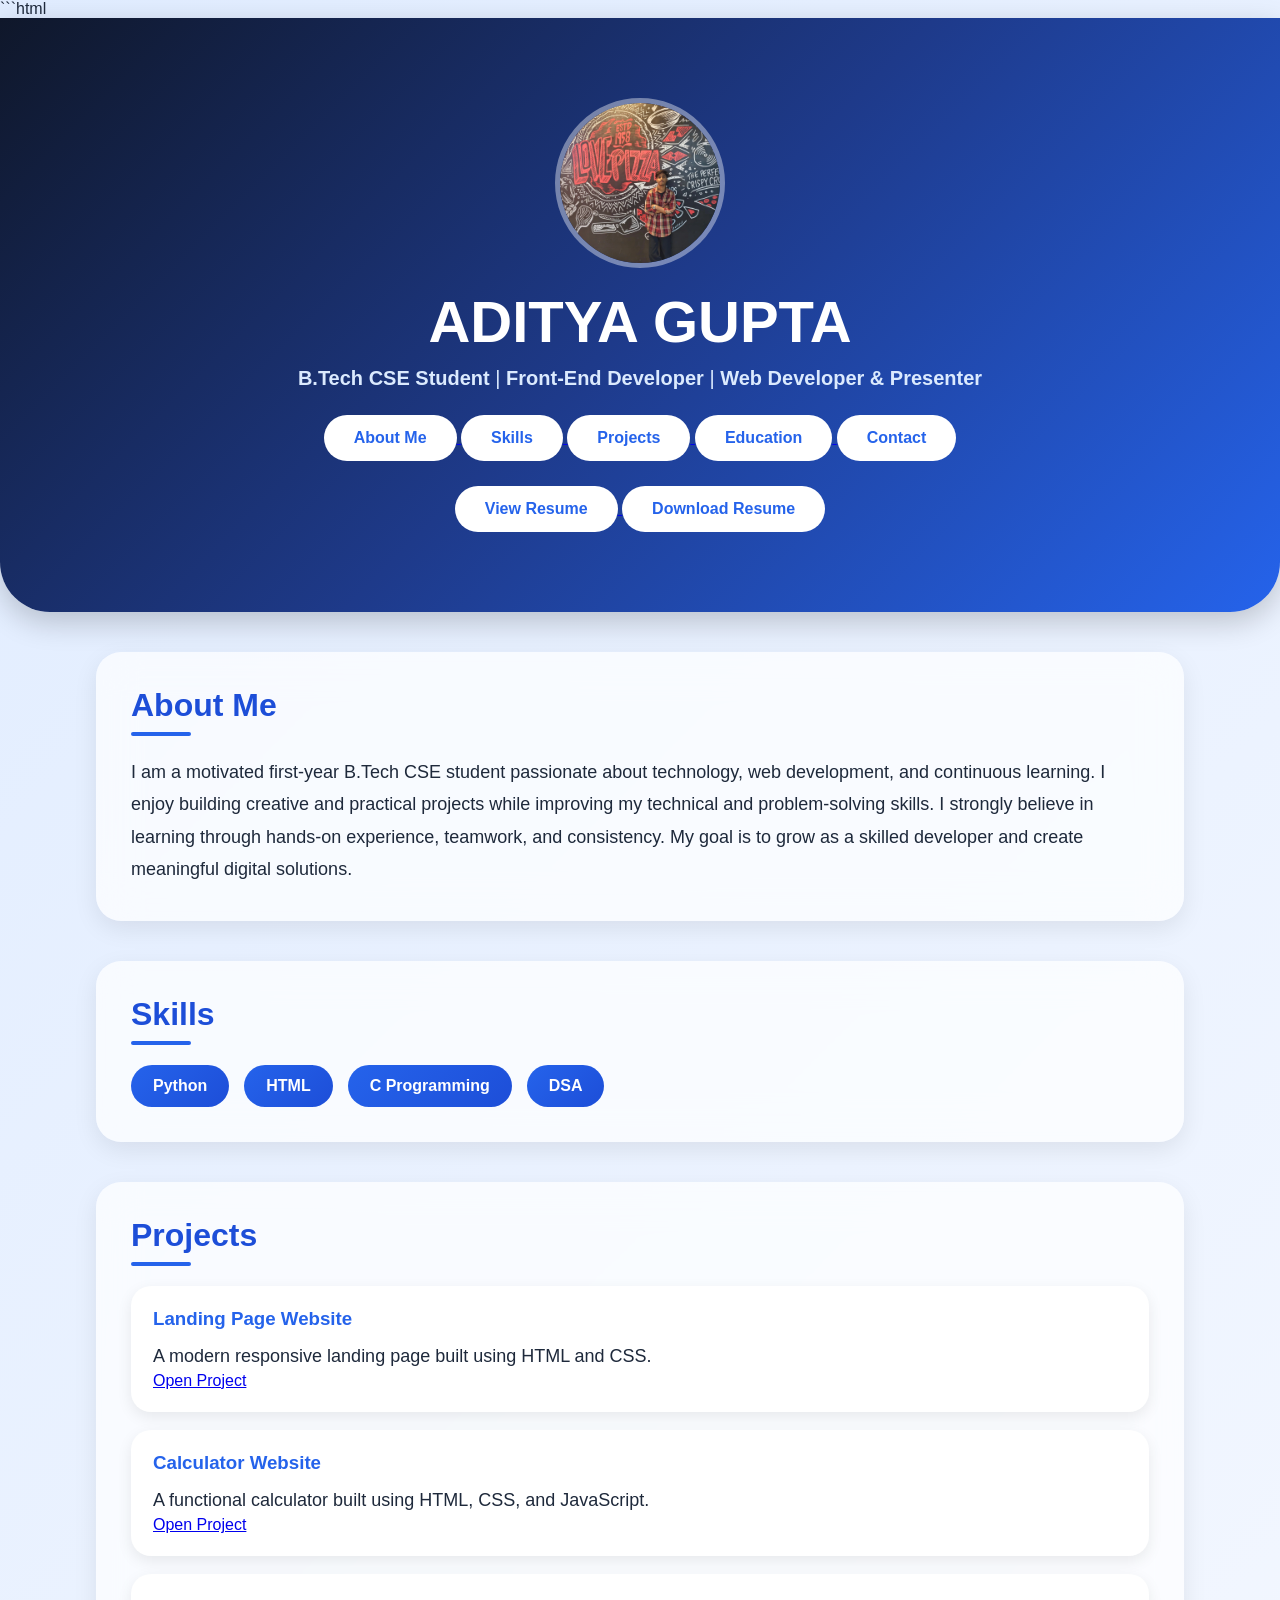
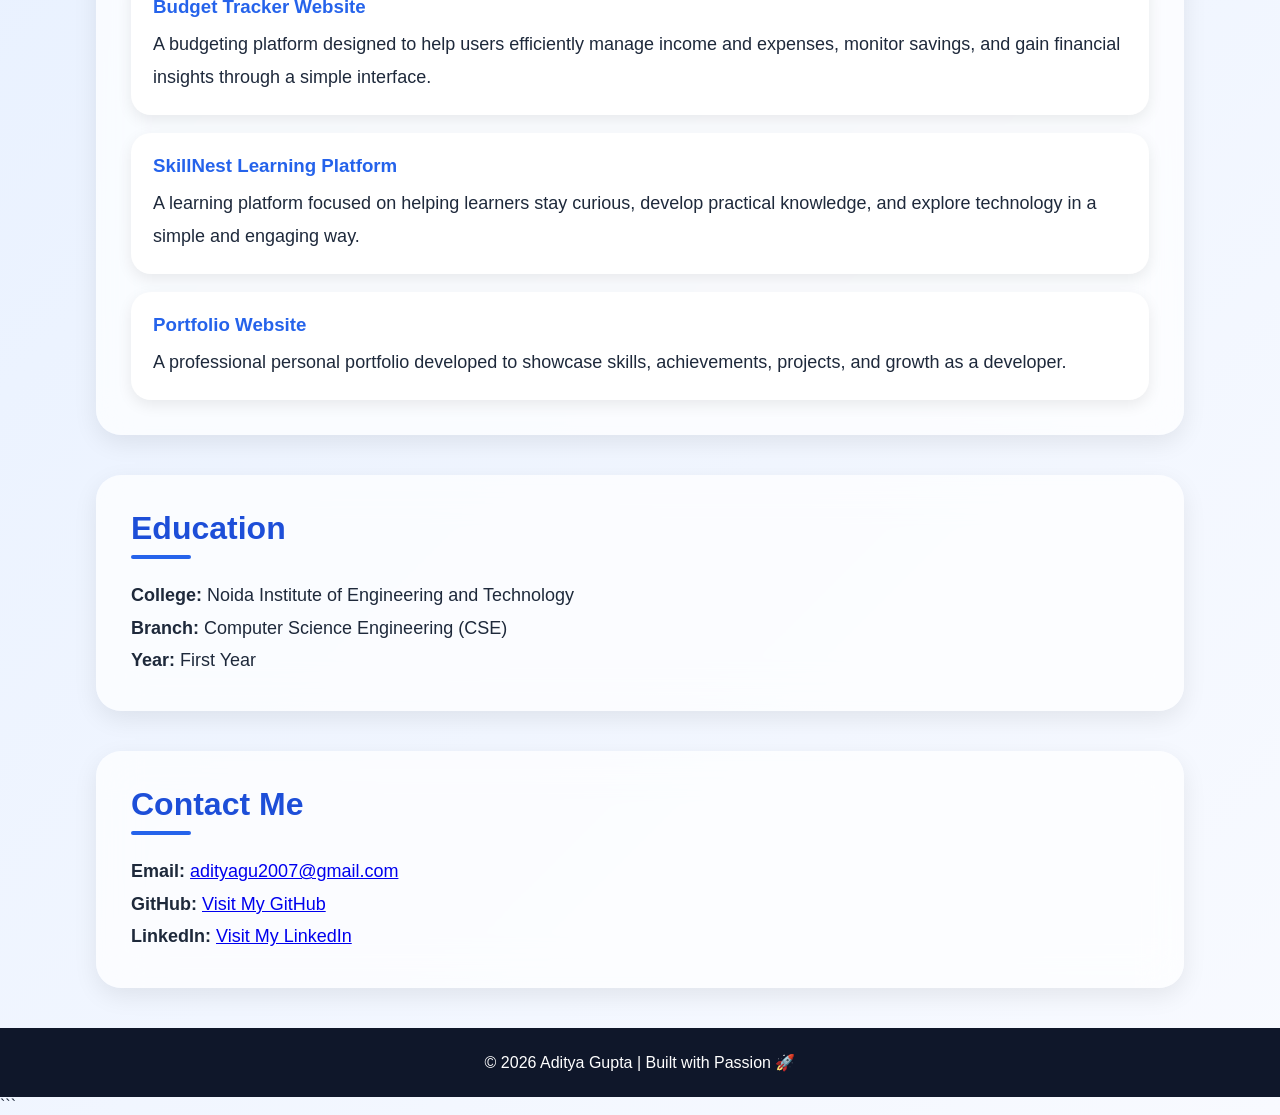
<file: index.html>
```html
<!DOCTYPE html>
<html lang="en">

<head>
    <meta charset="UTF-8">
    <meta name="viewport" content="width=device-width, initial-scale=1.0">
    <title>Aditya Gupta | Portfolio</title>

    <link rel="stylesheet" href="style.css">
</head>

<body>

    <!-- Header Section -->
    <header>

        <!-- Profile Photo -->
        <img src="profile.jpeg" alt="Profile Photo" class="profile-pic">

        <h1>ADITYA GUPTA</h1>

        <p class="tagline">
            <b>B.Tech CSE Student</b> |
            <b>Front-End Developer</b> |
            <b>Web Developer & Presenter</b>
        </p>

        <!-- Navigation Buttons -->
        <div class="buttons">

            <a href="#about">
                <button>About Me</button>
            </a>

            <a href="#skills">
                <button>Skills</button>
            </a>

            <a href="#projects">
                <button>Projects</button>
            </a>

            <a href="#education">
                <button>Education</button>
            </a>

            <a href="#contact">
                <button>Contact</button>
            </a>

        </div>

        <!-- Resume Buttons -->
        <div class="resume-buttons">

            <a href="resume.pdf.pdf" target="_blank">
                <button>View Resume</button>
            </a>

            <a href="resume.pdf.pdf" download>
                <button>Download Resume</button>
            </a>

        </div>

    </header>

    <!-- About Section -->
    <section id="about">

        <h2>About Me</h2>

        <p>
            I am a motivated first-year B.Tech CSE student passionate
            about technology, web development, and continuous learning.
            I enjoy building creative and practical projects while
            improving my technical and problem-solving skills.

            I strongly believe in learning through hands-on experience,
            teamwork, and consistency. My goal is to grow as a skilled
            developer and create meaningful digital solutions.
        </p>

    </section>

    <!-- Skills Section -->
    <section id="skills">

        <h2>Skills</h2>

        <div class="skills">

            <span>Python</span>
            <span>HTML</span>
            <span>C Programming</span>
            <span>DSA</span>

        </div>

    </section>

    <!-- Projects Section -->
<section id="projects">

    <h2>Projects</h2>
<!-- Landing Page Project -->
<div class="project-card">
    <h3>Landing Page Website</h3>
    <p>A modern responsive landing page built using HTML and CSS.</p>

    <a href="./Task%202/index.html"
       target="_blank"
       class="project-btn">
        Open Project
    </a>
</div>

<!-- Calculator Project -->
<div class="project-card">
    <h3>Calculator Website</h3>
    <p>A functional calculator built using HTML, CSS, and JavaScript.</p>

    <a href="./Task%203/index.html"
       target="_blank"
       class="project-btn">
        Open Project
    </a>
</div>
    <!-- Existing Project 1 -->
    <div class="project-card">

        <h3>Budget Tracker Website</h3>

        <p>
            A budgeting platform designed to help users efficiently
            manage income and expenses, monitor savings, and gain
            financial insights through a simple interface.
        </p>

    </div>

    <!-- Existing Project 2 -->
    <div class="project-card">

        <h3>SkillNest Learning Platform</h3>

        <p>
            A learning platform focused on helping learners stay
            curious, develop practical knowledge, and explore
            technology in a simple and engaging way.
        </p>

    </div>

    <!-- Existing Project 3 -->
    <div class="project-card">

        <h3>Portfolio Website</h3>

        <p>
            A professional personal portfolio developed to showcase
            skills, achievements, projects, and growth as a developer.
        </p>

    </div>

</section>
  

    <!-- Education Section -->
    <section id="education">

        <h2>Education</h2>

        <p>
            <b>College:</b>
            Noida Institute of Engineering and Technology
        </p>

        <p>
            <b>Branch:</b> Computer Science Engineering (CSE)
        </p>

        <p>
            <b>Year:</b> First Year
        </p>

    </section>

    <!-- Contact Section -->
    <section id="contact">

        <h2>Contact Me</h2>

        <p>
            <b>Email:</b>
            <a href="mailto:adityagu2007@gmail.com">
                adityagu2007@gmail.com
            </a>
        </p>

        <p>
            <b>GitHub:</b>
            <a href="https://github.com/adityagu2007-netiiiizen" target="_blank">
                Visit My GitHub
            </a>
        </p>

        <p>
            <b>LinkedIn:</b>
            <a href="https://www.linkedin.com/in/aditya-gupta-a87063392"
                target="_blank">
                Visit My LinkedIn
            </a>
        </p>

    </section>

    <!-- Footer -->
    <footer>

        <p>
            © 2026 Aditya Gupta | Built with Passion 🚀
        </p>

    </footer>

</body>

</html>
```
</file>
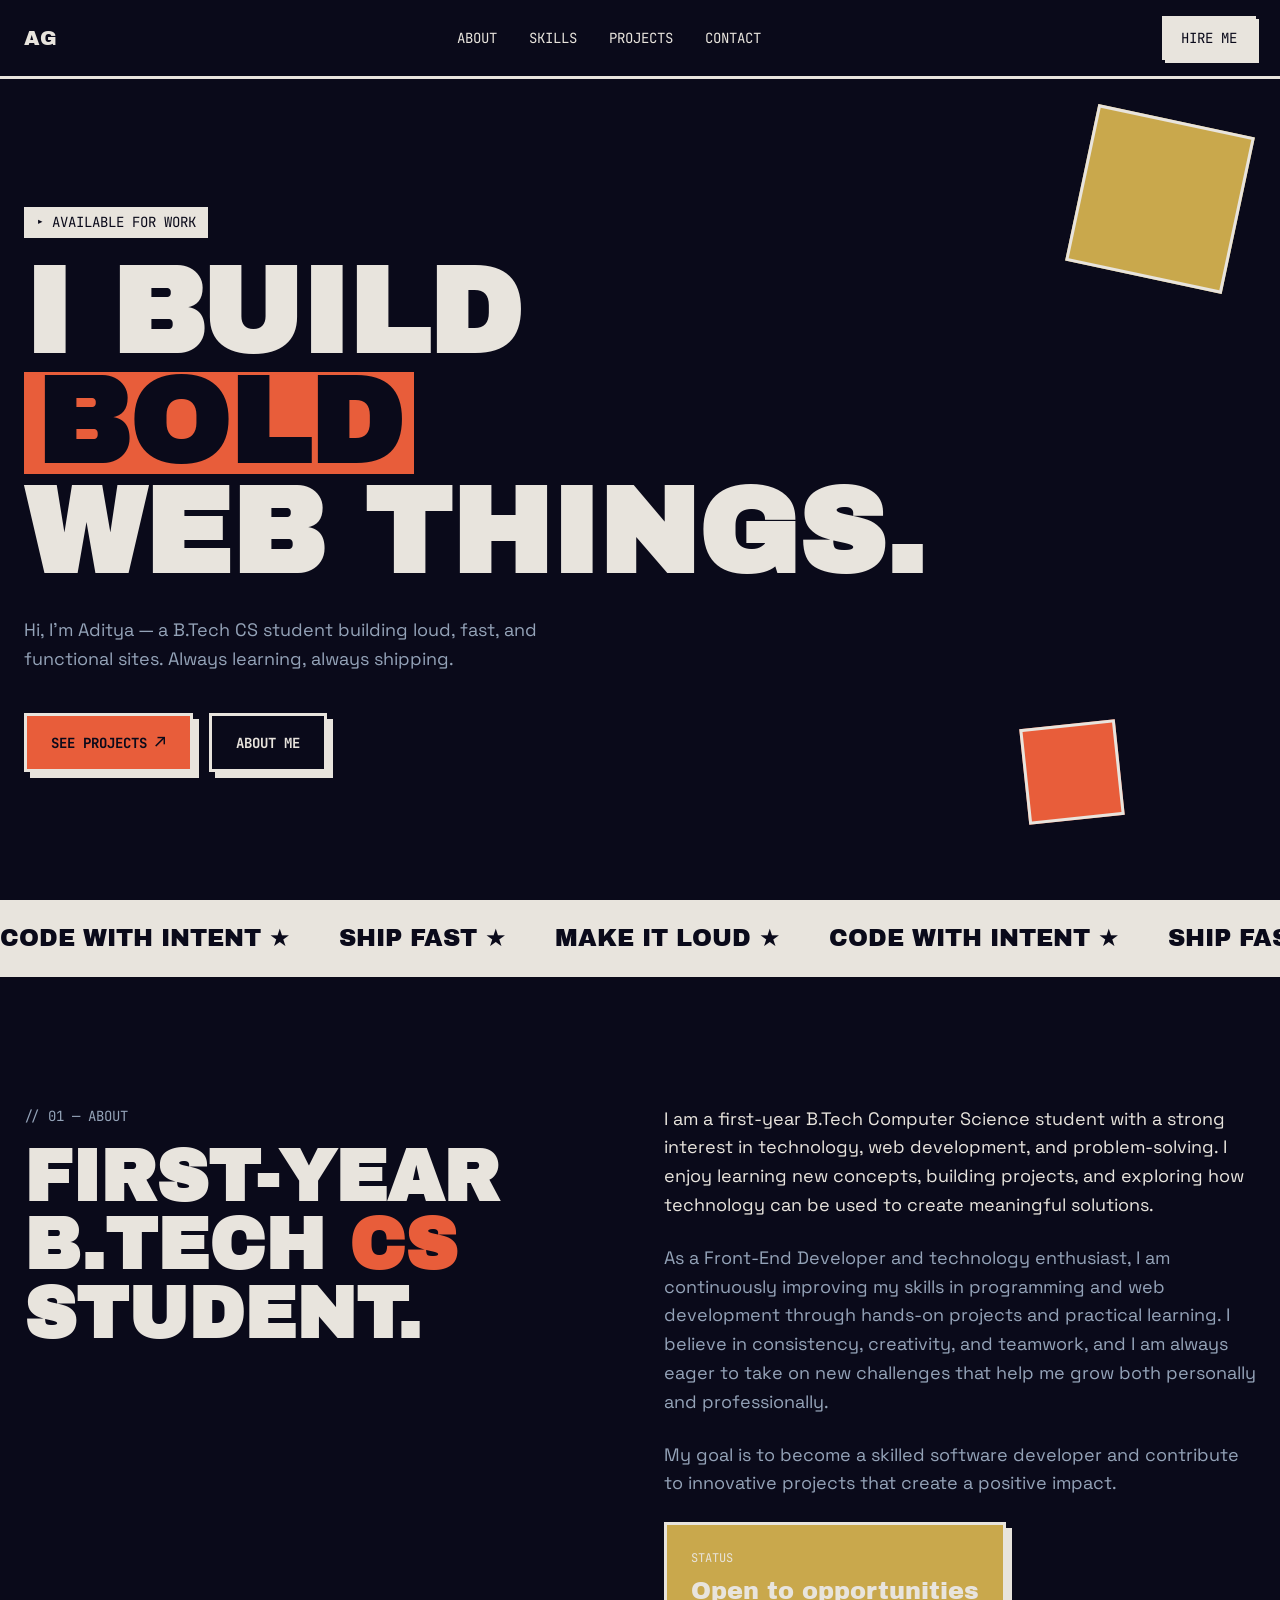
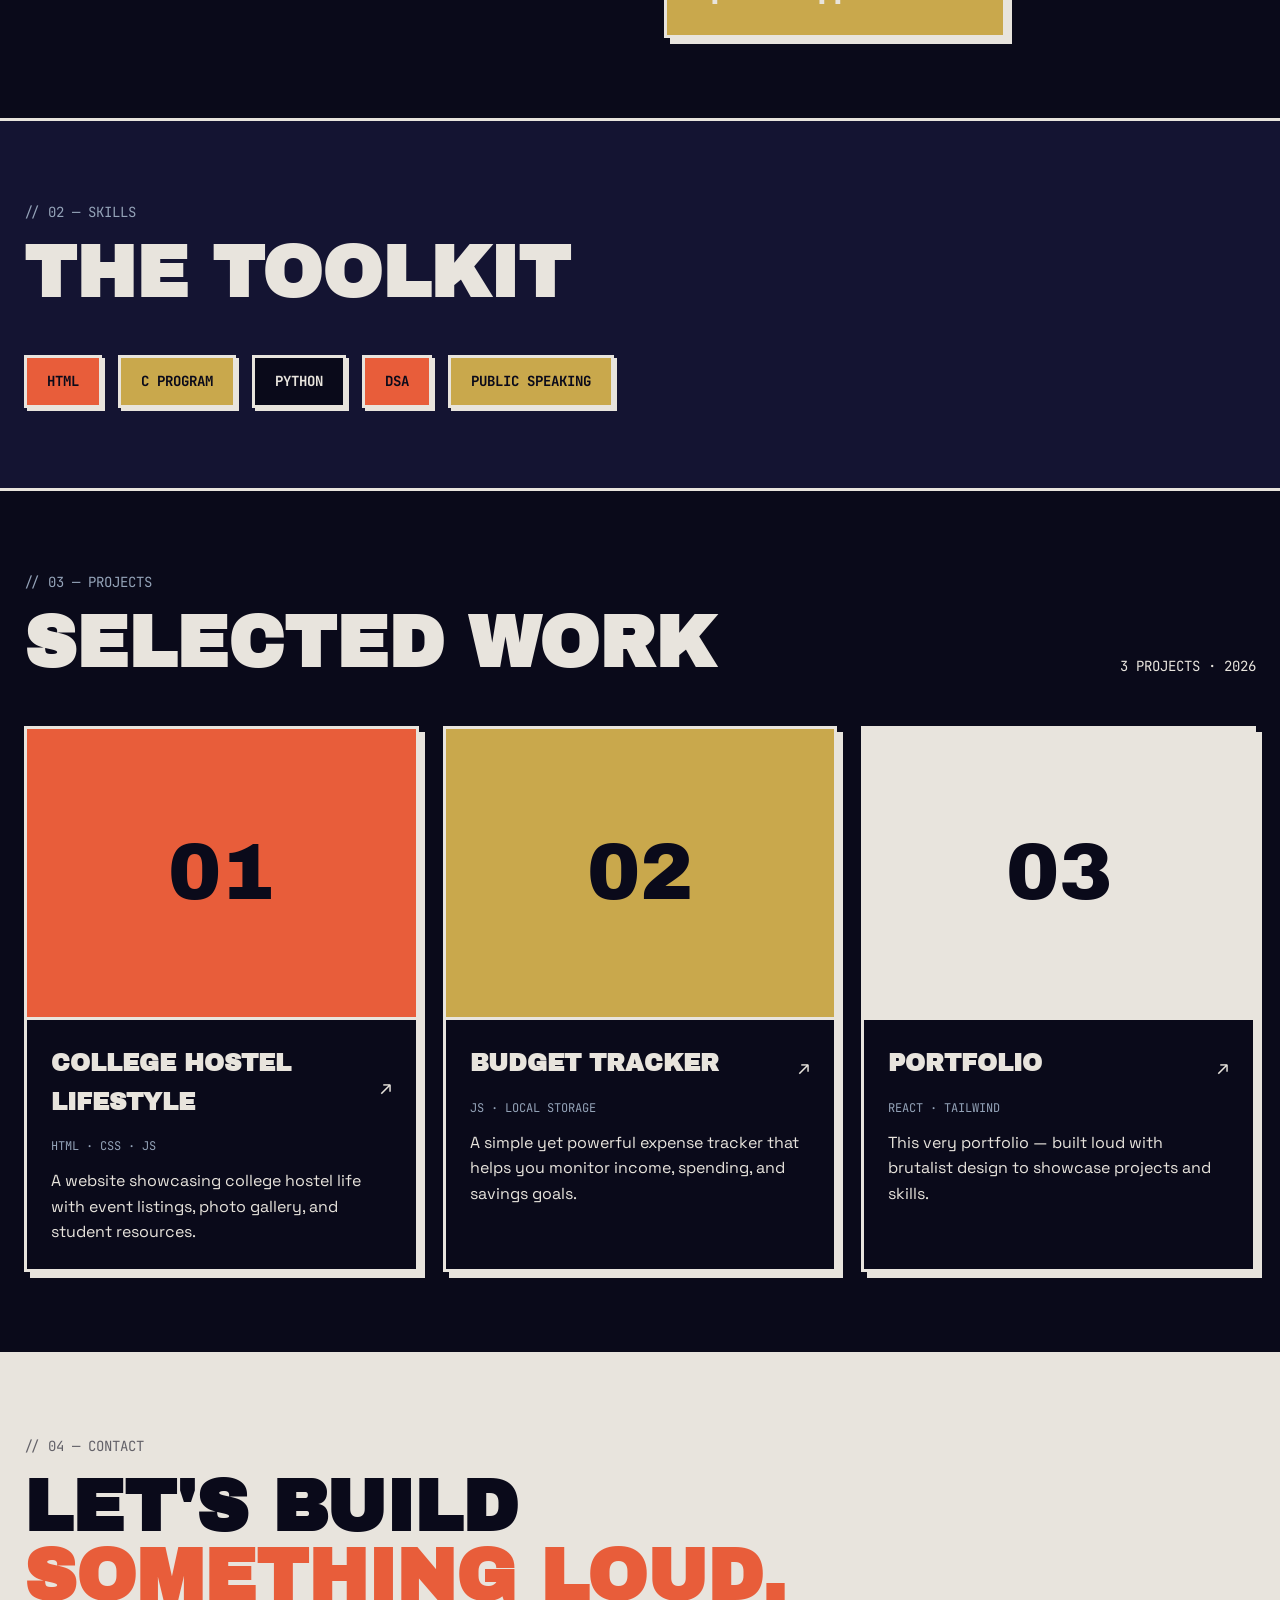
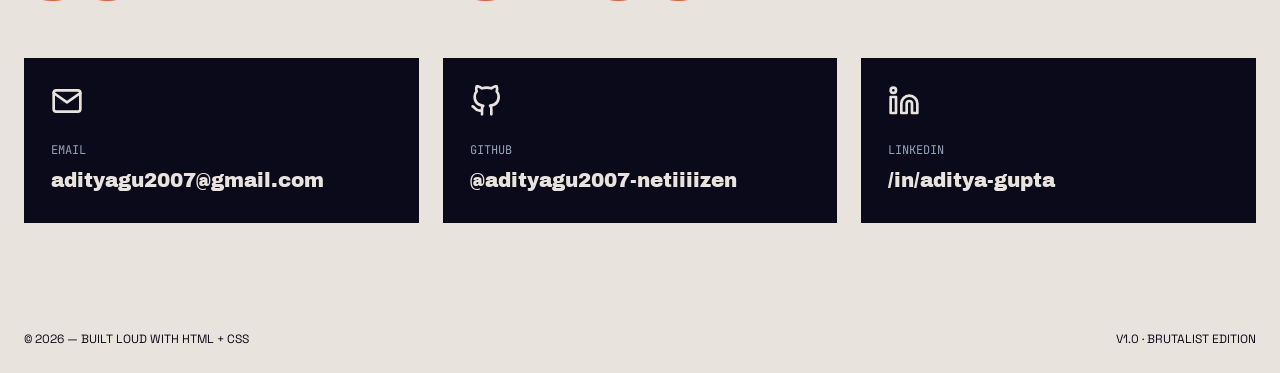
<file: Task 2/index.html>
<!DOCTYPE html>
<html lang="en">
<head>
  <meta charset="UTF-8" />
  <meta name="viewport" content="width=device-width, initial-scale=1.0" />
  <title>Aditya Gupta — Portfolio</title>
  <link href="https://fonts.googleapis.com/css2?family=Archivo+Black&family=Space+Grotesk:wght@400;700&family=JetBrains+Mono:wght@400;700&display=swap" rel="stylesheet" />
  <style>
    :root {
      --bg: #0a0a1a;
      --fg: #e8e4dd;
      --muted: #94a3b8;
      --orange: #e85d3a;
      --highlight: #c9a84c;
      --border: 3px solid #e8e4dd;
    }
    * { margin: 0; padding: 0; box-sizing: border-box; }
    html { scroll-behavior: smooth; }
    body {
      font-family: 'Space Grotesk', sans-serif;
      background: var(--bg);
      color: var(--fg);
      line-height: 1.6;
    }
    .font-display { font-family: 'Archivo Black', sans-serif; }
    .font-mono { font-family: 'JetBrains Mono', monospace; }
    .container { max-width: 1280px; margin: 0 auto; padding: 0 24px; }
    .brutal-border { border: var(--border); }
    .brutal-shadow { box-shadow: 6px 6px 0 0 var(--fg); }
    .brutal-shadow-sm { box-shadow: 3px 3px 0 0 var(--fg); }

    /* Header */
    header {
      border-bottom: var(--border);
      background: var(--bg);
      position: sticky; top: 0; z-index: 50;
    }
    header .container {
      display: flex; align-items: center; justify-content: space-between;
      padding-top: 16px; padding-bottom: 16px;
    }
    header nav { display: none; gap: 32px; font-size: 14px; text-transform: uppercase; }
    header nav a { color: var(--fg); text-decoration: none; transition: color 0.2s; }
    header nav a:hover { color: var(--orange); }
    .btn-hire {
      border: var(--border); box-shadow: 3px 3px 0 0 var(--fg);
      background: var(--fg); color: var(--bg);
      padding: 8px 16px; font-size: 14px; text-transform: uppercase;
      text-decoration: none; font-family: 'JetBrains Mono', monospace;
      transition: all 0.15s;
    }
    .btn-hire:hover { transform: translate(2px, 2px); box-shadow: none; }

    @media (min-width: 768px) { header nav { display: flex; } }

    /* Hero */
    .hero {
      position: relative; overflow: hidden;
      border-bottom: var(--border); padding: 80px 0;
    }
    .hero .badge {
      font-size: 14px; text-transform: uppercase;
      background: var(--fg); color: var(--bg);
      padding: 4px 12px; display: inline-block; margin-bottom: 24px;
    }
    .hero h1 {
      font-size: clamp(48px, 10vw, 120px); line-height: 0.85; text-transform: uppercase;
    }
    .hero h1 .bg-orange {
      background: var(--orange); color: var(--bg); padding: 0 12px; display: inline-block; margin: 8px 0;
    }
    .hero p { margin-top: 32px; max-width: 600px; font-size: 18px; color: var(--muted); }
    .hero-btns { margin-top: 40px; display: flex; flex-wrap: wrap; gap: 16px; }
    .hero-btns a {
      border: var(--border); text-decoration: none; font-weight: 700;
      font-size: 14px; text-transform: uppercase; font-family: 'JetBrains Mono', monospace;
      padding: 12px 24px; display: inline-flex; align-items: center; gap: 8px;
      transition: all 0.15s;
    }
    .btn-primary { background: var(--orange); color: var(--bg); box-shadow: 6px 6px 0 0 var(--fg); }
    .btn-primary:hover { transform: translate(3px, 3px); box-shadow: none; }
    .btn-secondary { background: var(--bg); color: var(--fg); box-shadow: 6px 6px 0 0 var(--fg); }
    .btn-secondary:hover { transform: translate(3px, 3px); box-shadow: none; }

    .hero .shape1 {
      position: absolute; top: 40px; right: 40px;
      width: 160px; height: 160px; background: var(--highlight);
      border: var(--border); transform: rotate(12deg); display: none;
    }
    .hero .shape2 {
      position: absolute; bottom: 80px; right: 160px;
      width: 96px; height: 96px; background: var(--orange);
      border: var(--border); transform: rotate(-6deg); display: none;
    }
    @media (min-width: 768px) {
      .hero { padding: 128px 0; }
      .hero .shape1, .hero .shape2 { display: block; }
    }

    /* Marquee */
    .marquee {
      background: var(--fg); color: var(--bg);
      border-bottom: var(--border); padding: 16px 0; overflow: hidden;
    }
    .marquee-inner {
      display: flex; gap: 48px; font-size: 24px; text-transform: uppercase;
      white-space: nowrap; animation: scroll 25s linear infinite;
    }
    @keyframes scroll {
      from { transform: translateX(0); }
      to { transform: translateX(-50%); }
    }

    /* Sections */
    section { border-bottom: var(--border); padding: 80px 0; }
    .section-label {
      font-size: 14px; text-transform: uppercase; color: var(--muted); margin-bottom: 16px;
    }
    h2 { font-size: clamp(40px, 6vw, 72px); line-height: 0.95; text-transform: uppercase; }

    /* About */
    .about-grid {
      display: grid; grid-template-columns: 1fr; gap: 48px; margin-top: 48px;
    }
    .about-grid p { font-size: 18px; margin-bottom: 24px; }
    .about-grid .muted { color: var(--muted); }
    .status-box {
      border: var(--border); background: var(--highlight); padding: 24px;
      box-shadow: 6px 6px 0 0 var(--fg); display: inline-block;
    }
    @media (min-width: 768px) { .about-grid { grid-template-columns: 1fr 1fr; } }

    /* Skills */
    .skills-wrap { background: #141432; }
    .skills-grid { display: flex; flex-wrap: wrap; gap: 16px; margin-top: 48px; }
    .skill-tag {
      border: var(--border); padding: 12px 20px; font-size: 14px; text-transform: uppercase;
      font-weight: 700; font-family: 'JetBrains Mono', monospace; box-shadow: 3px 3px 0 0 var(--fg);
    }
    .skill-tag.orange { background: var(--orange); color: var(--bg); }
    .skill-tag.highlight { background: var(--highlight); color: var(--bg); }
    .skill-tag.bg { background: var(--bg); }

    /* Projects */
    .projects-header {
      display: flex; flex-wrap: wrap; align-items: flex-end; justify-content: space-between;
      gap: 16px; margin-bottom: 48px;
    }
    .project-grid {
      display: grid; grid-template-columns: 1fr; gap: 24px;
    }
    .project-card {
      border: var(--border); box-shadow: 6px 6px 0 0 var(--fg); background: var(--bg);
      text-decoration: none; color: var(--fg); display: block;
      transition: all 0.15s;
    }
    .project-card:hover { transform: translate(4px, 4px); box-shadow: none; }
    .project-thumb {
      aspect-ratio: 4/3; border-bottom: var(--border);
      display: flex; align-items: center; justify-content: center;
      font-size: 80px; color: var(--bg);
    }
    .project-thumb.o { background: var(--orange); }
    .project-thumb.h { background: var(--highlight); }
    .project-thumb.f { background: var(--fg); color: var(--bg); }
    .project-body { padding: 24px; }
    .project-body h3 { font-size: 24px; text-transform: uppercase; margin-bottom: 8px; }
    .project-meta {
      font-size: 12px; text-transform: uppercase; color: var(--muted); margin-bottom: 12px;
    }
    @media (min-width: 768px) { .project-grid { grid-template-columns: repeat(3, 1fr); } }

    /* Contact */
    .contact { background: var(--fg); color: var(--bg); border-bottom: none; }
    .contact h2 span { color: var(--orange); }
    .contact-grid {
      display: grid; grid-template-columns: 1fr; gap: 24px; margin-top: 48px;
    }
    .contact-card {
      border: var(--border); border-color: var(--bg); background: var(--bg); color: var(--fg);
      padding: 24px; text-decoration: none; transition: all 0.2s;
    }
    .contact-card:hover { background: var(--orange); color: var(--bg); }
    .contact-card .label {
      font-size: 12px; text-transform: uppercase; color: var(--muted); margin-bottom: 4px;
    }
    .contact-card:hover .label { color: rgba(10,10,26,0.7); }
    .contact-card .value {
      font-size: 20px; font-family: 'Archivo Black', sans-serif; word-break: break-all;
    }
    @media (min-width: 768px) { .contact-grid { grid-template-columns: repeat(3, 1fr); } }

    /* Footer */
    footer {
      border-top: var(--border); background: var(--fg); color: var(--bg); padding: 24px 0;
    }
    footer .container {
      display: flex; flex-wrap: wrap; align-items: center; justify-content: space-between;
      gap: 16px; font-size: 12px; text-transform: uppercase;
    }
  </style>
</head>
<body>

  <!-- Header -->
  <header>
    <div class="container">
      <a href="#" class="font-display" style="font-size:20px;letter-spacing:-0.02em;text-decoration:none;color:var(--fg);">AG</a>
      <nav class="font-mono">
        <a href="#about">About</a>
        <a href="#skills">Skills</a>
        <a href="#projects">Projects</a>
        <a href="#contact">Contact</a>
      </nav>
      <a href="#contact" class="btn-hire">Hire me</a>
    </div>
  </header>

  <!-- Hero -->
  <section class="hero">
    <div class="shape1"></div>
    <div class="shape2"></div>
    <div class="container">
      <div class="badge font-mono">▸ Available for work</div>
      <h1 class="font-display">
        I build<br />
        <span class="bg-orange">bold</span><br />
        web things.
      </h1>
      <p>Hi, I'm Aditya — a B.Tech CS student building loud, fast, and functional sites. Always learning, always shipping.</p>
      <div class="hero-btns">
        <a href="#projects" class="btn-primary">See projects <span style="font-size:18px;">↗</span></a>
        <a href="#about" class="btn-secondary">About me</a>
      </div>
    </div>
  </section>

  <!-- Marquee -->
  <div class="marquee">
    <div class="marquee-inner font-display">
      <span>Code with intent ★</span>
      <span>Ship fast ★</span>
      <span>Make it loud ★</span>
      <span>Code with intent ★</span>
      <span>Ship fast ★</span>
      <span>Make it loud ★</span>
      <span>Code with intent ★</span>
      <span>Ship fast ★</span>
      <span>Make it loud ★</span>
      <span>Code with intent ★</span>
      <span>Ship fast ★</span>
      <span>Make it loud ★</span>
      <span>Code with intent ★</span>
      <span>Ship fast ★</span>
      <span>Make it loud ★</span>
      <span>Code with intent ★</span>
      <span>Ship fast ★</span>
      <span>Make it loud ★</span>
    </div>
  </div>

  <!-- About -->
  <section id="about">
    <div class="container">
      <div class="about-grid">
        <div>
          <div class="section-label font-mono">// 01 — About</div>
          <h2 class="font-display">
            First-year<br />B.Tech <span style="color:var(--orange);">CS</span><br />student.
          </h2>
        </div>
        <div>
          <p>I am a first-year B.Tech Computer Science student with a strong interest in technology, web development, and problem-solving. I enjoy learning new concepts, building projects, and exploring how technology can be used to create meaningful solutions.</p>
          <p class="muted">As a Front-End Developer and technology enthusiast, I am continuously improving my skills in programming and web development through hands-on projects and practical learning. I believe in consistency, creativity, and teamwork, and I am always eager to take on new challenges that help me grow both personally and professionally.</p>
          <p class="muted">My goal is to become a skilled software developer and contribute to innovative projects that create a positive impact.</p>
          <div class="status-box">
            <div class="font-mono" style="font-size:12px;text-transform:uppercase;margin-bottom:4px;">Status</div>
            <div class="font-display" style="font-size:24px;">Open to opportunities</div>
          </div>
        </div>
      </div>
    </div>
  </section>

  <!-- Skills -->
  <section id="skills" class="skills-wrap">
    <div class="container">
      <div class="section-label font-mono">// 02 — Skills</div>
      <h2 class="font-display">The toolkit</h2>
      <div class="skills-grid">
        <span class="skill-tag orange">HTML</span>
        <span class="skill-tag highlight">C program</span>
        <span class="skill-tag bg">Python</span>
        <span class="skill-tag orange">DSA</span>
        <span class="skill-tag highlight">Public speaking</span>
      </div>
    </div>
  </section>

  <!-- Projects -->
  <section id="projects">
    <div class="container">
      <div class="projects-header">
        <div>
          <div class="section-label font-mono">// 03 — Projects</div>
          <h2 class="font-display">Selected work</h2>
        </div>
        <div class="font-mono" style="font-size:14px;text-transform:uppercase;">3 projects · 2026</div>
      </div>
      <div class="project-grid">
        <article class="project-card">
          <div class="project-thumb o font-display">01</div>
          <div class="project-body">
            <div style="display:flex;align-items:center;justify-content:space-between;margin-bottom:8px;">
              <h3 class="font-display">College Hostel Lifestyle</h3>
              <span style="font-size:20px;">↗</span>
            </div>
            <div class="project-meta font-mono">HTML · CSS · JS</div>
            <p>A website showcasing college hostel life with event listings, photo gallery, and student resources.</p>
          </div>
        </article>
        <article class="project-card">
          <div class="project-thumb h font-display">02</div>
          <div class="project-body">
            <div style="display:flex;align-items:center;justify-content:space-between;margin-bottom:8px;">
              <h3 class="font-display">Budget Tracker</h3>
              <span style="font-size:20px;">↗</span>
            </div>
            <div class="project-meta font-mono">JS · Local Storage</div>
            <p>A simple yet powerful expense tracker that helps you monitor income, spending, and savings goals.</p>
          </div>
        </article>
        <a href="https://adityagu2007-netiiiizen.github.io/CODSOFT/" target="_blank" rel="noopener noreferrer" class="project-card">
          <div class="project-thumb f font-display">03</div>
          <div class="project-body">
            <div style="display:flex;align-items:center;justify-content:space-between;margin-bottom:8px;">
              <h3 class="font-display">Portfolio</h3>
              <span style="font-size:20px;">↗</span>
            </div>
            <div class="project-meta font-mono">React · Tailwind</div>
            <p>This very portfolio — built loud with brutalist design to showcase projects and skills.</p>
          </div>
        </a>
      </div>
    </div>
  </section>

  <!-- Contact -->
  <section id="contact" class="contact">
    <div class="container">
      <div class="section-label font-mono" style="color:rgba(10,10,26,0.6);">// 04 — Contact</div>
      <h2 class="font-display">
        Let's build<br />
        <span>something loud.</span>
      </h2>
      <div class="contact-grid">
        <a href="mailto:adityagu2007@gmail.com" class="contact-card">
          <svg width="32" height="32" viewBox="0 0 24 24" fill="none" stroke="currentColor" stroke-width="2" stroke-linecap="round" stroke-linejoin="round" style="margin-bottom:16px;"><path d="M4 4h16c1.1 0 2 .9 2 2v12c0 1.1-.9 2-2 2H4c-1.1 0-2-.9-2-2V6c0-1.1.9-2 2-2z"/><polyline points="22,6 12,13 2,6"/></svg>
          <div class="label font-mono">Email</div>
          <div class="value">adityagu2007@gmail.com</div>
        </a>
        <a href="https://github.com/adityagu2007-netiiiizen" target="_blank" rel="noopener noreferrer" class="contact-card">
          <svg width="32" height="32" viewBox="0 0 24 24" fill="none" stroke="currentColor" stroke-width="2" stroke-linecap="round" stroke-linejoin="round" style="margin-bottom:16px;"><path d="M9 19c-5 1.5-5-2.5-7-3m14 6v-3.87a3.37 3.37 0 0 0-.94-2.61c3.14-.35 6.44-1.54 6.44-7A5.44 5.44 0 0 0 20 4.77 5.07 5.07 0 0 0 19.91 1S18.73.65 16 2.48a13.38 13.38 0 0 0-7 0C6.27.65 5.09 1 5.09 1A5.07 5.07 0 0 0 5 4.77a5.44 5.44 0 0 0-1.5 3.78c0 5.42 3.3 6.61 6.44 7A3.37 3.37 0 0 0 9 18.13V22"/></svg>
          <div class="label font-mono">GitHub</div>
          <div class="value">@adityagu2007-netiiiizen</div>
        </a>
        <a href="https://www.linkedin.com/in/aditya-gupta-a87063392?utm_source=share_via&utm_content=profile&utm_medium=member_android" target="_blank" rel="noopener noreferrer" class="contact-card">
          <svg width="32" height="32" viewBox="0 0 24 24" fill="none" stroke="currentColor" stroke-width="2" stroke-linecap="round" stroke-linejoin="round" style="margin-bottom:16px;"><path d="M16 8a6 6 0 0 1 6 6v7h-4v-7a2 2 0 0 0-2-2 2 2 0 0 0-2 2v7h-4v-7a6 6 0 0 1 6-6z"/><rect x="2" y="9" width="4" height="12"/><circle cx="4" cy="4" r="2"/></svg>
          <div class="label font-mono">LinkedIn</div>
          <div class="value">/in/aditya-gupta</div>
        </a>
      </div>
    </div>
  </section>

  <!-- Footer -->
  <footer>
    <div class="container">
      <div>© 2026 — Built loud with HTML + CSS</div>
      <div>v1.0 · brutalist edition</div>
    </div>
  </footer>

</body>
</html>
</file>
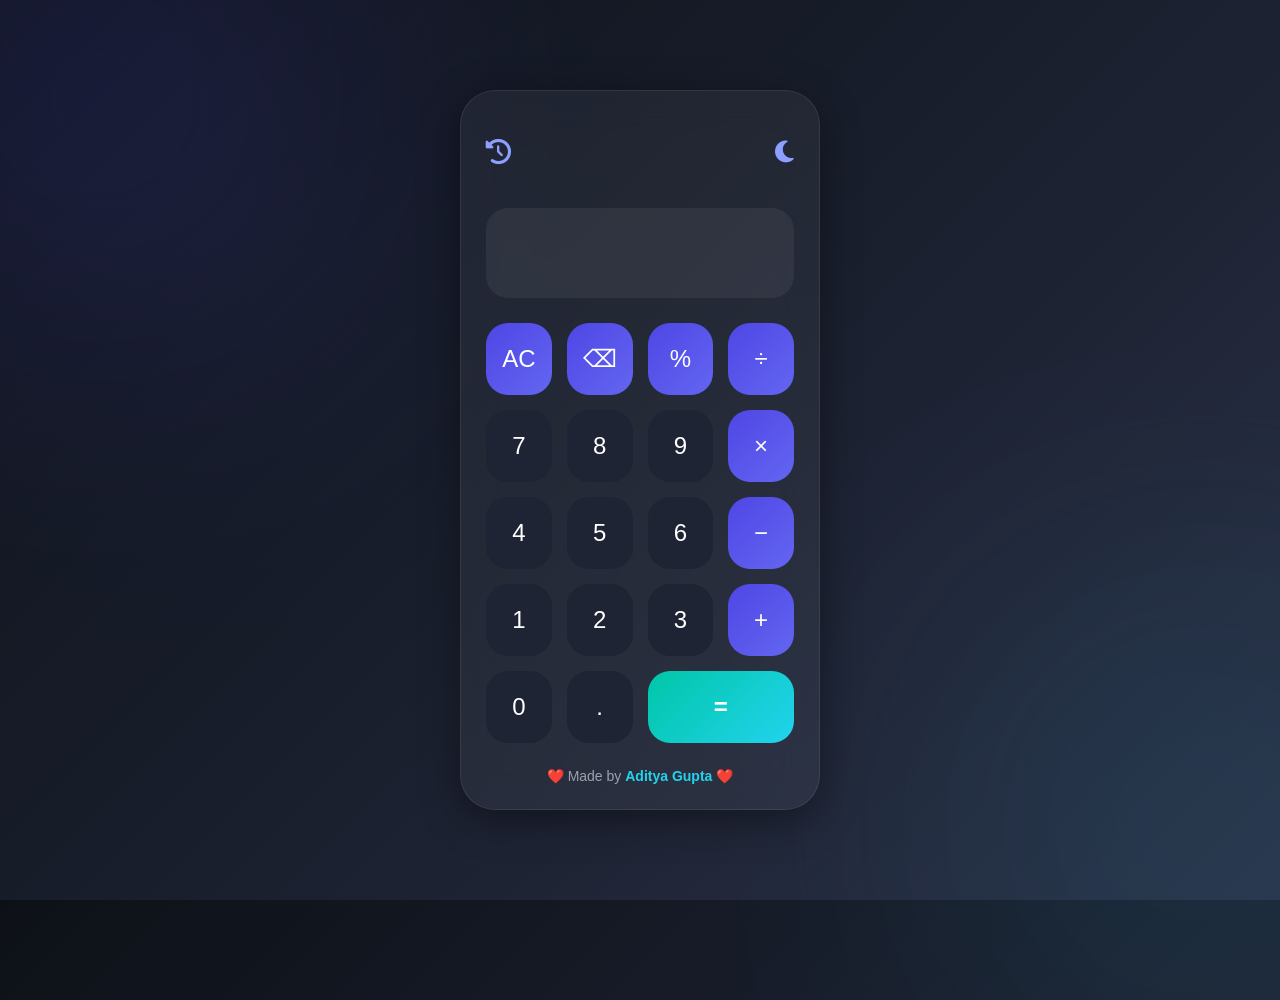
<file: Task 3/index.html>
<!DOCTYPE html>
<html lang="en">
<head>
<meta charset="UTF-8">
<meta name="viewport"
content="width=device-width, initial-scale=1.0">

<title>Modern Calculator</title>

<link rel="stylesheet" href="style.css">

<link rel="stylesheet"
href="https://cdnjs.cloudflare.com/ajax/libs/font-awesome/6.5.1/css/all.min.css">

</head>
<body>

<div class="wrapper">

    <!-- Calculator -->
    <div class="calculator">

        <div class="top-icons">

            <button class="icon-btn"
            onclick="toggleHistory()">

                <i class="fa-solid
                fa-clock-rotate-left"></i>

            </button>

            <button class="icon-btn"
            onclick="toggleTheme()">

                <i class="fa-solid
                fa-moon"></i>

            </button>

        </div>

        <input type="text"
        id="display"
        readonly>

        <div class="buttons">

            <button class="operator"
            onclick="clearDisplay()">
            AC
            </button>

            <button class="operator"
            onclick="deleteLast()">
            ⌫
            </button>

            <button class="operator"
            onclick="appendValue('%')">
            %
            </button>

            <button class="operator"
            onclick="appendValue('/')">
            ÷
            </button>

            <button onclick="appendValue('7')">7</button>
            <button onclick="appendValue('8')">8</button>
            <button onclick="appendValue('9')">9</button>

            <button class="operator"
            onclick="appendValue('*')">
            ×
            </button>

            <button onclick="appendValue('4')">4</button>
            <button onclick="appendValue('5')">5</button>
            <button onclick="appendValue('6')">6</button>

            <button class="operator"
            onclick="appendValue('-')">
            −
            </button>

            <button onclick="appendValue('1')">1</button>
            <button onclick="appendValue('2')">2</button>
            <button onclick="appendValue('3')">3</button>

            <button class="operator"
            onclick="appendValue('+')">
            +
            </button>

            <button onclick="appendValue('0')">0</button>
            <button onclick="appendValue('.')">.</button>

            <button class="equal"
            onclick="calculate()">
            =
            </button>

        </div>

        <p class="credit">
            ❤️ Made by
            <span>Aditya Gupta</span>
            ❤️
        </p>

    </div>

    <!-- History Panel -->

    <div class="history-panel"
    id="historyPanel">

        <div class="history-header">

            <h2>History</h2>

            <button onclick="clearHistory()">
                🗑
            </button>

        </div>

        <div id="historyList">

        </div>

    </div>

</div>

<script src="script.js"></script>

</body>
</html>
</file>
<file: style.css>
*{
    margin:0;
    padding:0;
    box-sizing:border-box;
}

body{
    font-family:'Segoe UI', sans-serif;
    background: linear-gradient(135deg,#e0ecff,#f8faff);
    color:#1e293b;
}

/* HEADER */
header{
    background: linear-gradient(
    135deg,
    #0f172a,
    #1e3a8a,
    #2563eb
    );

    color:white;
    text-align:center;
    padding:80px 20px;
    border-bottom-left-radius:50px;
    border-bottom-right-radius:50px;
    box-shadow:0 10px 30px rgba(0,0,0,0.2);
}

/* PROFILE IMAGE */
.profile-pic{
    width:170px;
    height:170px;
    border-radius:50%;
    border:5px solid rgba(255,255,255,0.4);
    object-fit:cover;
    margin-bottom:20px;
    transition:0.4s;
}

.profile-pic:hover{
    transform:scale(1.08);
}

/* NAME */
header h1{
    font-size:58px;
    font-weight:bold;
}

/* TAGLINE */
.tagline{
    margin-top:12px;
    font-size:20px;
    color:#dbeafe;
}

/* BUTTON */
button{
    margin-top:25px;
    padding:14px 30px;
    border:none;
    border-radius:30px;
    background:white;
    color:#2563eb;
    font-size:16px;
    font-weight:bold;
    cursor:pointer;
    transition:0.3s;
}

button:hover{
    transform:translateY(-4px);
    box-shadow:0 8px 20px rgba(0,0,0,0.2);
}

/* SECTION CARD */
section{
    width:85%;
    margin:40px auto;
    padding:35px;

    background:rgba(255,255,255,0.7);
    backdrop-filter: blur(20px);

    border-radius:25px;

    box-shadow:
    0 8px 25px rgba(0,0,0,0.08);

    transition:0.3s;
}

section:hover{
    transform:translateY(-5px);
}

/* SECTION TITLE */
h2{
    color:#1d4ed8;
    font-size:32px;
    margin-bottom:20px;
    position:relative;
}

h2::after{
    content:"";
    width:60px;
    height:4px;
    background:#2563eb;
    display:block;
    margin-top:8px;
    border-radius:10px;
}

/* ABOUT TEXT */
section p{
    font-size:18px;
    line-height:1.8;
}

/* SKILLS */
.skills{
    display:flex;
    flex-wrap:wrap;
    gap:15px;
}

.skills span{
    background:linear-gradient(
    135deg,
    #2563eb,
    #1d4ed8
    );

    color:white;
    padding:12px 22px;
    border-radius:30px;
    font-weight:600;
    transition:0.3s;
}

.skills span:hover{
    transform:scale(1.08);
}

/* PROJECT CARD */
.project-card{
    background:white;
    padding:22px;
    border-radius:20px;
    margin-top:18px;
    box-shadow:0 5px 15px rgba(0,0,0,0.08);
    transition:0.3s;
}

.project-card:hover{
    transform:translateY(-5px);
}

.project-card h3{
    color:#2563eb;
    margin-bottom:10px;
}

/* FOOTER */
footer{
    background:#0f172a;
    color:white;
    text-align:center;
    padding:25px;
    margin-top:40px;
}
</file>
<file: Task 3/style.css>
*{
    margin:0;
    padding:0;
    box-sizing:border-box;
    font-family:'Segoe UI', sans-serif;
}

body{
    display:flex;
    justify-content:center;
    align-items:center;
    min-height:100vh;

    background:
    linear-gradient(
        135deg,
        #0d1117,
        #1a1f2e,
        #2a2f45
    );

    transition:0.4s;
    overflow:hidden;
    padding:20px;
}

/* Background Glow */

body::before{
    content:"";
    position:absolute;
    width:400px;
    height:400px;
    background:#5f5cff;
    border-radius:50%;
    filter:blur(160px);
    top:-100px;
    left:-100px;
    opacity:0.3;
}

body::after{
    content:"";
    position:absolute;
    width:350px;
    height:350px;
    background:#22d3ee;
    border-radius:50%;
    filter:blur(160px);
    bottom:-100px;
    right:-100px;
    opacity:0.2;
}

/* Layout */

.wrapper{
    display:flex;
    gap:30px;
    align-items:flex-start;
    z-index:2;
}

/* Calculator */

.calculator{
    width:360px;

    background:
    rgba(255,255,255,0.05);

    border:
    1px solid rgba(
        255,255,255,0.08
    );

    backdrop-filter:
    blur(18px);

    border-radius:35px;

    padding:25px;

    box-shadow:
    0 10px 40px
    rgba(0,0,0,0.4);
}

/* Top Icons */

.top-icons{
    display:flex;
    justify-content:space-between;
    margin-bottom:20px;
}

.icon-btn{
    background:transparent;
    border:none;
    color:#8ea0ff;
    font-size:25px;
    cursor:pointer;
    transition:0.3s;
}

.icon-btn:hover{
    transform:scale(1.2);
    color:#22d3ee;
}

/* Display */

#display{
    width:100%;
    height:90px;
    border:none;
    outline:none;

    border-radius:22px;

    background:
    rgba(255,255,255,0.06);

    color:white;

    font-size:3rem;
    text-align:right;

    padding:20px;
    margin-bottom:25px;
}

/* Buttons */

.buttons{
    display:grid;
    grid-template-columns:
    repeat(4,1fr);

    gap:15px;
}

button{
    height:72px;
    border:none;
    border-radius:22px;

    background:#1f2434;

    color:white;
    font-size:1.5rem;

    cursor:pointer;
    transition:0.3s;
}

button:hover{
    transform:
    translateY(-4px);

    box-shadow:
    0 0 20px
    rgba(99,102,241,0.4);
}

.operator{
    background:
    linear-gradient(
        135deg,
        #4f46e5,
        #6366f1
    );
}

.equal{
    grid-column:span 2;

    background:
    linear-gradient(
        135deg,
        #00c6a7,
        #22d3ee
    );

    font-weight:bold;
}

/* Credit */

.credit{
    text-align:center;
    margin-top:25px;
    color:#9ca3af;
    font-size:14px;
}

.credit span{
    color:#22d3ee;
    font-weight:bold;
}

/* History Panel */

.history-panel{
    width:280px;
    min-height:500px;

    background:
    rgba(255,255,255,0.05);

    border-radius:30px;
    padding:20px;

    backdrop-filter:
    blur(20px);

    display:none;

    border:
    1px solid rgba(
        255,255,255,0.08
    );
}

.history-header{
    display:flex;
    justify-content:space-between;
    align-items:center;

    color:#22d3ee;
    margin-bottom:20px;
}

.history-header button{
    width:50px;
    height:50px;
    border-radius:15px;
}

.history-item{
    background:
    rgba(255,255,255,0.05);

    padding:15px;

    border-radius:18px;

    margin-bottom:15px;

    color:white;
}

.history-item p{
    color:#9ca3af;
    margin-bottom:8px;
}

.show-history{
    display:block;
}

/* Light Mode */

.light-mode{
    background:
    linear-gradient(
        135deg,
        #dbeafe,
        #e0f2fe,
        #f8fafc
    );
}

.light-mode .calculator,
.light-mode .history-panel{
    background:
    rgba(255,255,255,0.7);
}

.light-mode #display{
    background:#f1f5f9;
    color:#111827;
}

.light-mode button{
    background:#e2e8f0;
    color:#111827;
}

/* Responsive */

@media(max-width:900px){

    .wrapper{
        flex-direction:column;
        align-items:center;
    }

    .history-panel{
        width:100%;
        max-width:360px;
    }
}
</file>
